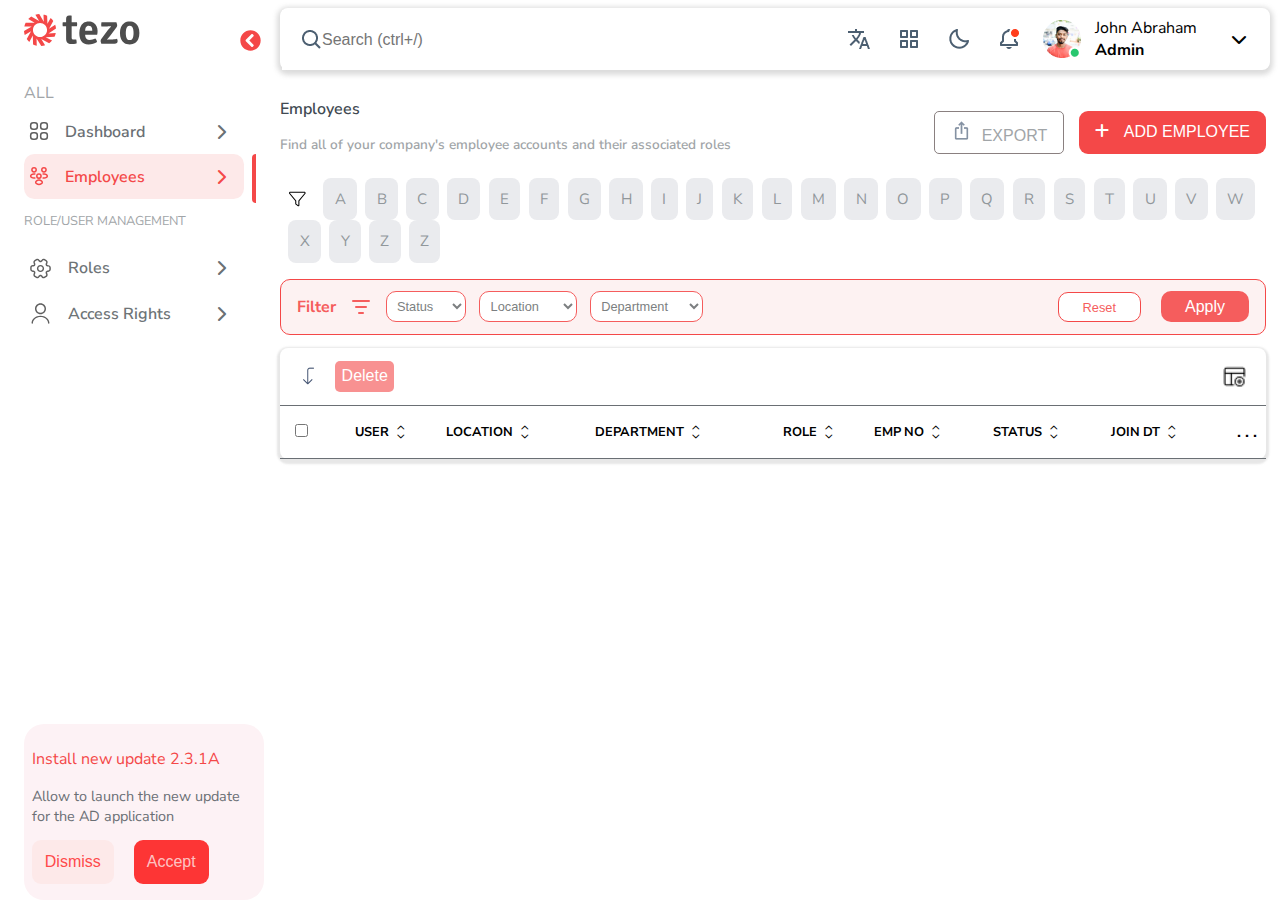
<file: pages/index.html>
<!DOCTYPE html>
<html lang="en">
  <head>
    <meta charset="UTF-8" />
    <meta name="viewport" content="width=device-width, initial-scale=1.0" />
    <link rel="shortcut icon" href="../images/tezoLogo.svg" type="image/x-icon">
    <link rel="stylesheet" href="../styles/index.css" />
    <title>Tezo</title>
  </head>
  <body onload="fetchFullEmployeesData()">
    <div class="container">
      <!-- Sidebar Section Starts -->
      <aside class="sidebar" id="aside">
        <!-- icon section starts -->
        <div class="logo">
          <img src="../images/tezoLogo.svg" alt="Logo-image" />
          <img
            src="../images/sidebar-icon.svg"
            alt="sidebar icon"
            onclick="collapseSidebar()"
          />
        </div>
        <!-- icon section ends -->

        <!-- sidenav-content starts -->
        <div class="sidenav-content">
          <div>
            <!-- dashboard items section starts -->
            <section class="sidenav-all">
              <p>ALL</p>
              <div class="sidenav-all-dashboard">
                <div class="all-dashboard-item">
                  <div>
                    <img src="../images/dashboard.svg" alt="dashboard image" />
                    <p>Dashboard</p>
                  </div>
                </div>
              </div>

              <div class="sidenav-all-employee">
                <div class="all-employees-item" onclick="refreshWindow()">
                  <div>
                    <img
                      src="../images/employees-colored.svg"
                      alt="employees image"
                    />
                    <p>Employees</p>
                  </div>
                </div>
              </div>
            </section>
            <!-- dashboard items section ends  -->

            <!-- sidenav-role section starts -->
            <section class="sidenav-role">
              <p>ROLE/USER MANAGEMENT</p>
              <a href="../pages/roles.html">
                <div class="user-roles">
                  <img src="../images/roles-homepage.svg" alt="roles image" />
                  <p>Roles</p>
                </div>
              </a>
              <div class="user-roles">
                <img src="../images/access-rights.svg" alt="user roles image" />
                <p>Access Rights</p>
              </div>
            </section>
            <!-- sidenav-role section ends-->
          </div>

          <!-- Update section starts -->
          <section class="sidenav-update">
            <p>Install new update 2.3.1A</p>
            <p class="update-description">
              Allow to launch the new update for the AD application
            </p>
            <div>
              <button>Dismiss</button>
              <button>Accept</button>
            </div>
          </section>
          <!-- Update section ends -->
        </div>

        <!-- sidenav-content ends -->
      </aside>
      <!-- Sidebar section ends -->

      <!-- Main section starts -->
      <main>
        <!-- header Section starts -->
        <header>
          <div class="header-search-bar">
            <input type="text" name="search-bar" placeholder="Search (ctrl+/)" />
          </div>
          <div class="header-icons">
            <img src="../images/language.png" alt="language image" />
            <img src="../images/mode.png" alt="view image" />
            <img src="../images/theme.png" alt="theme image" />
            <img src="../images/notification.png" alt="notofications image" />
            <img src="../images/admin.png" alt="admin image" />
            <div class="user-info">
              <p>John Abraham</p>
              <p class="role">Admin</p>
            </div>
          </div>
        </header>
        <!-- header Section ends -->

        <!-- Main content section starts -->
        <div class="main-content">
          <!-- Add employee section starts -->
          <section class="add-employee">
            <div>
              <h2>Employees</h2>
              <p>
                Find all of your company's employee accounts and their
                associated roles
              </p>
            </div>
            <div>
              <button class="export-btn" onclick="exportDataToExcel()">EXPORT</button>
              <button class="add-btn" onclick="displayEmployeeModel()">
                ADD EMPLOYEE
              </button>
            </div>
          </section>
          <!-- Add employee section ends -->

          <!-- options section starts -->
          <section class="options">
            <img src="../images/filter-black.svg" alt="filter-icon" />
            <span>A</span>
            <span>B</span>
            <span>C</span>
            <span>D</span>
            <span>E</span>
            <span>F</span>
            <span>G</span>
            <span>H</span>
            <span>I</span>
            <span>J</span>
            <span>K</span>
            <span>L</span>
            <span>M</span>
            <span>N</span>
            <span>O</span>
            <span>P</span>
            <span>Q</span>
            <span>R</span>
            <span>S</span>
            <span>T</span>
            <span>U</span>
            <span>V</span>
            <span>W</span>
            <span>X</span>
            <span>Y</span>
            <span>Z</span>
            <span>Z</span>
          </section>
          <!-- options section ends -->

          <!-- filter section starts -->
          <section class="filter">
            <div class="filter-options">
              <p>Filter</p>
              <img src="../images/sort-descending.png" alt="sorting icon" />

              <select name="status">
                <option value="">Status</option>
                <option value="Active">Active</option>
                <option value="InActive">InActive</option>
              </select>

              <select name="Location">
                <option value="">Location</option>
                <option value="Hyderabad">Hyderabad</option>
                <option value="Seatle">Seatle</option>
              </select>

              <select name="Department">
                <option value="">Department</option>
                <option value="Product Engg">Product Engg</option>
                <option value="UIUX">UIUX</option>
              </select>
            </div>
            <div>
              <button class="reset-btn" onclick="resetAllFilters()" disabled>Reset</button>
              <button class="apply-btn" disabled>Apply</button>
            </div>
          </section>
          <!-- filter section ends -->

          <!-- user-data section starts -->
          <section class="user-data">
            <div class="delete">
              <div>
                <img
                  src="../images/arrow-left-down.png"
                  alt="arrow-left-down"
                />
                <button name="delete-btn" onclick="deleteRecord()" disabled>Delete</button>
              </div>
              <img src="../images/table-icon.png" alt="table icon" />
            </div>

            <div style="overflow-x: scroll">
              <table>
                <thead>
                  <tr>
                    <td>
                      <input
                        type="checkbox"
                        name="select-all"
                        onclick="selectAllCheckbox()"
                        onchange="inputCheckBox()"
                      />
                    </td>
                    <th>
                      <div class="heading-wrapper">
                        <p>USER</p>
                        <div class="icon">
                          <i class="fa-solid fa-chevron-up"></i>
                          <i class="fa-solid fa-chevron-down"></i>
                        </div>
                      </div>
                    </th>
                    <th>
                      <div class="heading-wrapper">
                        <p>LOCATION</p>
                        <div class="icon">
                          <i class="fa-solid fa-chevron-up"></i>
                          <i class="fa-solid fa-chevron-down"></i>
                        </div>
                      </div>
                    </th>
                    <th>
                      <div class="heading-wrapper">
                        <p>DEPARTMENT</p>
                        <div class="icon">
                          <i class="fa-solid fa-chevron-up"></i>
                          <i class="fa-solid fa-chevron-down"></i>
                        </div>
                      </div>
                    </th>
                    <th>
                      <div class="heading-wrapper">
                        <p>ROLE</p>
                        <div class="icon">
                          <i class="fa-solid fa-chevron-up"></i>
                          <i class="fa-solid fa-chevron-down"></i>
                        </div>
                      </div>
                    </th>
                    <th>
                      <div class="heading-wrapper">
                        <p>EMP NO</p>
                        <div class="icon">
                          <i class="fa-solid fa-chevron-up"></i>
                          <i class="fa-solid fa-chevron-down"></i>
                        </div>
                      </div>
                    </th>
                    <th>
                      <div class="heading-wrapper">
                        <p>STATUS</p>
                        <div class="icon">
                          <i class="fa-solid fa-chevron-up"></i>
                          <i class="fa-solid fa-chevron-down"></i>
                        </div>
                      </div>
                    </th>
                    <th>
                      <div class="heading-wrapper">
                        <p>JOIN DT</p>
                        <div class="icon">
                          <i class="fa-solid fa-chevron-up"></i>
                          <i class="fa-solid fa-chevron-down"></i>
                        </div>
                      </div>
                    </th>
                    <th>. . .</th>
                  </tr>
                </thead>
                <tbody></tbody>
              </table>
            </div>
          </section>
          <!-- user-data section ends -->
        </div>

        <div class="employee-model">
          <h2>Add Employee</h2>

          <section>
            <input type="file" id="file" />
            <div class="image-section">
              <label for="file">
                <img
                  id="employee-img"
                  src="../images/profiles/blank-profile-picture.webp"
                  alt="Profile picture"
                  accept="image/*"
                />
                <p>Edit</p>
              </label>
            </div>

            <form onsubmit="return (validateForm() && fetchFormData(event))">
              <div>
                <p>Personal Information</p>

                <div>
                  <label for="empno"> Emp No </label>
                  <input type="text" id="empno" placeholder="Text" pattern="[A-Z]{2}[0-9]*"/>
                </div>

                <div class="wrapper">
                  <div>
                    <label for="firstname"> Firstname </label>
                    <input type="text" id="firstname" placeholder="firstName" pattern="[A-Za-z]{3}[A-Za-z]*"/>
                  </div>
                  <div>
                    <label for="lastname"> Lastname </label>
                    <input type="text" id="lastname" placeholder="LastName" pattern="[A-Za-z]{3}[A-Za-z]*"/>
                  </div>
                  <div>
                    <label for="dob"> Date of Birth </label>
                    <input
                      placeholder="Select"
                      type="text"
                      onfocus="(this.type='date')"
                      onblur="(this.type='text')"
                      id="dob"
                    />
                  </div>
                </div>
                <div class="wrapper">
                  <div>
                    <label for="mail"> Email Id </label>
                    <input
                      type="email"
                      id="mail"
                      placeholder="joe.j@technovert.com"
                      pattern="[a-z 0-9]+[.]{0,1}[a-z 0-9]+@[a-z]*.com"
                    />
                  </div>
                  <div>
                    <label for="phno"> Mobile Number </label>
                    <input
                      type="tel"
                      id="phno"
                      placeholder="0000000000"
                      pattern="[1-9][0-9]{9}"
                    />
                  </div>
                </div>
              </div>

              <div>
                <p class="emp-inf-heading">Employee Information</p>
                <div class="wrapper">
                  <div>
                    <label for="joining"> Joining Date </label>
                    <input
                      value="2024/02/14"
                      placeholder="14/02/2024"
                      type="text"
                      onfocus="(this.type='date')"
                      onblur="(this.type='text')"
                      id="joining"
                    />
                  </div>
                  <div>
                    <label for="location"> Location </label>
                    <select id="location">
                      <option value="">select</option>
                      <option value="Hyderabad">Hyderabad</option>
                      <option value="Seatle">Seatle</option>
                    </select>
                  </div>
                </div>
                <div class="wrapper">
                  <div>
                    <label for="jobTitle"> Job Title </label>
                    <select id="jobTitle">
                      <option value="">select</option>
                      <option value="Full Stack Developer">
                        Full Stack Developer
                      </option>
                      <option value="UX Designer">UX Designer</option>
                    </select>
                  </div>
                  <div>
                    <label for="department"> Department </label>
                    <select id="department">
                      <option value="">select</option>
                      <option value="UIUX">UIUX</option>
                      <option value="Product Engg">Product Engg</option>
                    </select>
                  </div>
                </div>
                <div class="wrapper">
                  <div>
                    <label for="manager"> Assign Manager </label>
                    <select id="manager">
                      <option value="">select</option>
                      <option value="musk">Elon Musk</option>
                      <option value="modi">Modiji</option>
                    </select>
                  </div>
                  <div>
                    <label for="project"> Assign Project </label>
                    <select id="project">
                      <option value="">select</option>
                      <option value="neuralink">Neuralink</option>
                      <option value="chandrayan">chandrayan4</option>
                    </select>
                  </div>
                </div>
              </div>

              <div>
                <button type="reset" onclick="refreshWindow()">Cancel</button>
                <button type="submit">Add Employee</button>
              </div>
            </form>
          </section>
        </div>
        <!-- Main content section ends -->
      </main>
    </div>
    <script src="../script/index.js"></script>
  </body>
</html>
</file>
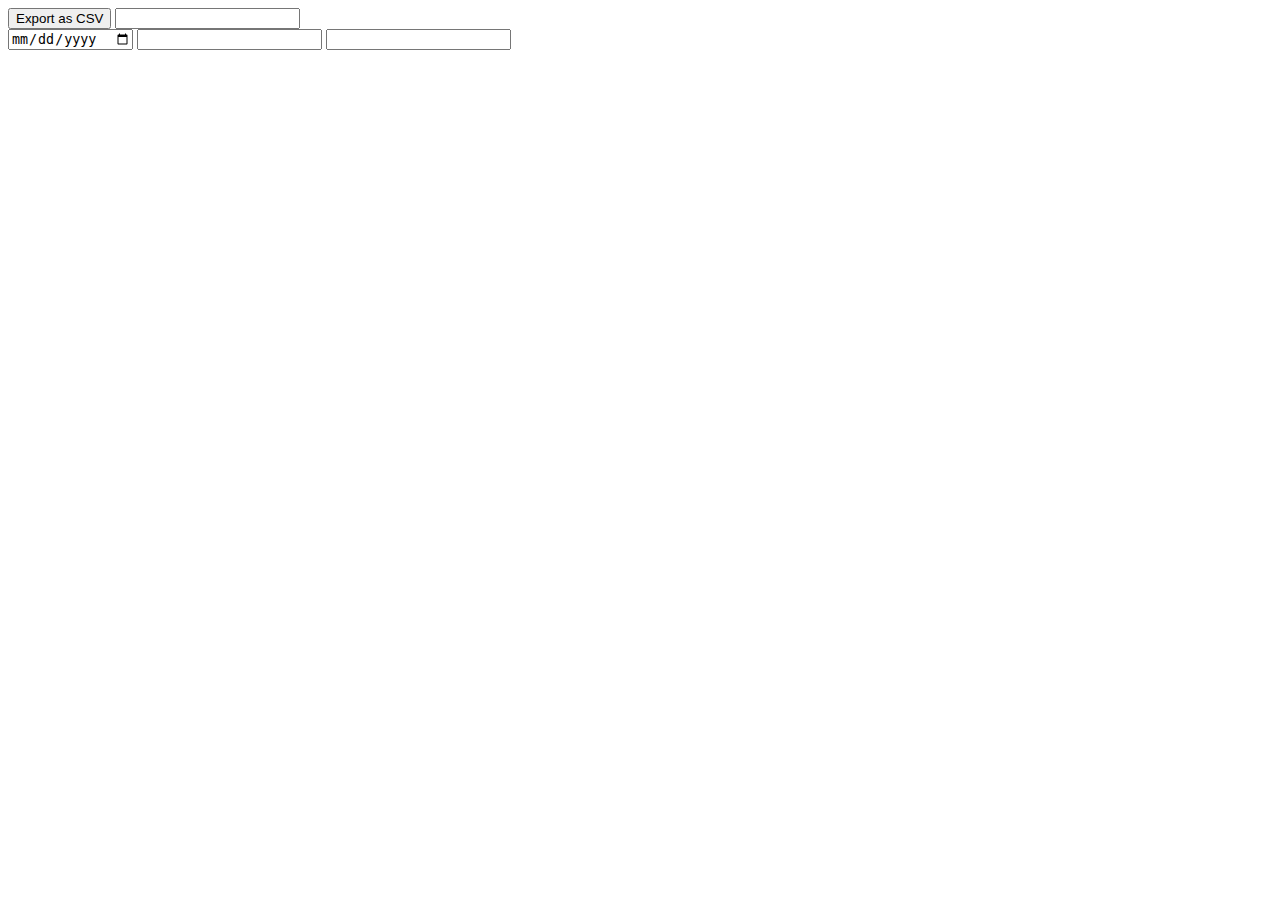
<file: tmp.html>
<html>
  <body>
    <button >Export as CSV</button>
    <input type="text">
    <form action="">
      <input type="date">
      <input type="text">
      <input type="text">
    </form>
    <script src="./script.js"></script>
  </body>
</html>
</file>
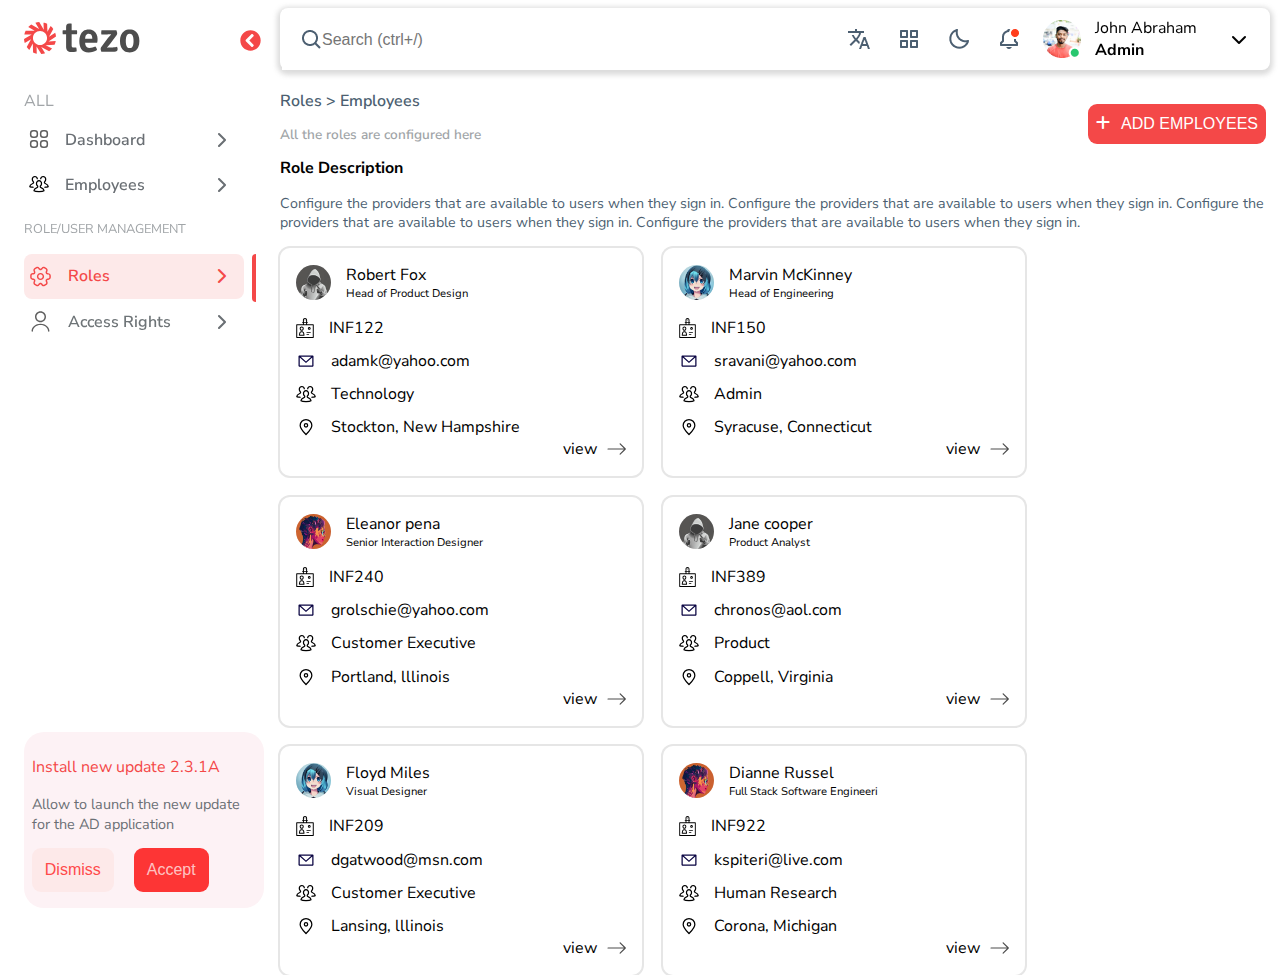
<file: pages/empInf.html>
<!DOCTYPE html>
<html lang="en">
  <head>
    <meta charset="UTF-8" />
    <meta name="viewport" content="width=device-width, initial-scale=1.0" />
    <link
      rel="shortcut icon"
      href="../images/tezoLogo.svg"
      type="image/x-icon"
    />
    <link rel="stylesheet" href="../styles/empInf.css" />
    <title>Tezo</title>
  </head>
  <body>
    <div class="container">
      <!-- Sidebar Section Starts -->
      <aside class="sidebar" id="aside">
        <!-- icon section starts -->

        <div class="logo">
          <img src="../images/tezoLogo.svg" alt="Logo-image" />
          <img
            src="../images/sidebar-icon.svg"
            alt="sidebar icon"
            onclick="collapseSidebar()"
          />
        </div>

        <!-- icon section ends -->

        <!-- sidenav-content starts -->
        <div class="sidenav-content">
          <div>
            <!-- dashboard items section starts -->
            <section class="sidenav-all">
              <p>ALL</p>
              <div class="sidenav-all-dashboard">
                <div class="all-dashboard-item">
                  <div>
                    <img src="../images/dashboard.svg" alt="dashboard image" />
                    <p>Dashboard</p>
                  </div>
                </div>
              </div>

              <div class="sidenav-all-employee">
                <a href="./index.html">
                  <div class="all-employees-item">
                    <div>
                      <img src="../images/employee.svg" alt="employees image" />
                      <p>Employees</p>
                    </div>
                  </div>
                </a>
              </div>
            </section>
            <!-- dashboard items section ends  -->

            <!-- sidenav-role section starts -->

            <section class="sidenav-role">
              <p>ROLE/USER MANAGEMENT</p>
              <div class="roles-wrapper">
                <a href="./roles.html">
                  <div class="user-roles active-roles">
                    <img src="../images/roles.svg" alt="roles image" />
                    <p>Roles</p>
                  </div>
                </a>
              </div>
              <div class="user-roles">
                <img src="../images/access-rights.svg" alt="user roles image" />
                <p>Access Rights</p>
              </div>
            </section>
            <!-- sidenav-role section ends-->
          </div>

          <!-- Update section starts -->
          <section class="sidenav-update">
            <p>Install new update 2.3.1A</p>
            <p class="update-description">
              Allow to launch the new update for the AD application
            </p>
            <div>
              <button>Dismiss</button>
              <button>Accept</button>
            </div>
          </section>
          <!-- Update section ends -->
        </div>
        <!-- sidenav-content ends -->
      </aside>
      <!-- Sidebar section ends -->

      <!-- Main section starts -->
      <main>
        <!-- header Section starts -->
        <header>
          <div class="header-search-bar">
            <input type="text" placeholder="Search (ctrl+/)" />
          </div>
          <div class="header-icons">
            <img src="../images/language.png" alt="language image" />
            <img src="../images/mode.png" alt="view image" />
            <img src="../images/theme.png" alt="theme image" />
            <img src="../images/notification.png" alt="notofications image" />
            <img src="../images/admin.png" alt="admin image" />
            <div class="user-info">
              <p>John Abraham</p>
              <p class="role">Admin</p>
            </div>
          </div>
        </header>
        <!-- header Section ends -->

        <!-- Main content section starts -->
        <div class="main-content">
          <!-- Add Employee section starts -->
          <section class="add-employee">
            <div>
              <h2>Roles > Employees</h2>
              <p>All the roles are configured here</p>
            </div>
            <button class="add-btn">ADD EMPLOYEES</button>
          </section>
          <!-- Add Employee section ends -->

          <section class="role-description">
            <h2>Role Description</h2>
            <p>
              Configure the providers that are available to users when they sign
              in. Configure the providers that are available to users when they
              sign in. Configure the providers that are available to users when
              they sign in. Configure the providers that are available to users
              when they sign in.
            </p>
          </section>

          <section class="cards">
            <div class="card">
              <div class="image-section">
                <img
                  src="../images/profiles/image-eight.webp"
                  alt="employee icon"
                />
                <div>
                  <p>Robert Fox</p>
                  <p>Head of Product Design</p>
                </div>
              </div>
              <div class="about">
                <div>
                  <img src="../images/id.svg" alt="id icon" />
                  <p>INF122</p>
                </div>
                <div>
                  <img src="../images/mail.svg" alt="mail icon" />
                  <p>adamk@yahoo.com</p>
                </div>
                <div>
                  <img src="../images/employee.svg" alt="role icon" />
                  <p>Technology</p>
                </div>
                <div>
                  <img src="../images/location.svg" alt="location icon" />
                  <p>Stockton, New Hampshire</p>
                </div>
              </div>
              <div class="view-detail">
                <p>view</p>
                <img src="../images/right-arrow.svg" alt="view icon" />
              </div>
            </div>

            <div class="card">
              <div class="image-section">
                <img
                  src="../images/profiles/image-eleven.webp"
                  alt="employee icon"
                />
                <div>
                  <p>Marvin McKinney</p>
                  <p>Head of Engineering</p>
                </div>
              </div>
              <div class="about">
                <div>
                  <img src="../images/id.svg" alt="id icon" />
                  <p>INF150</p>
                </div>
                <div>
                  <img src="../images/mail.svg" alt="mail icon" />
                  <p>sravani@yahoo.com</p>
                </div>
                <div>
                  <img src="../images/employee.svg" alt="role icon" />
                  <p>Admin</p>
                </div>
                <div>
                  <img src="../images/location.svg" alt="location icon" />
                  <p>Syracuse, Connecticut</p>
                </div>
              </div>
              <div class="view-detail">
                <p>view</p>
                <img src="../images/right-arrow.svg" alt="view icon" />
              </div>
            </div>

            <div class="card">
              <div class="image-section">
                <img
                  src="../images/profiles/image-five.webp"
                  alt="employee icon"
                />
                <div>
                  <p>Eleanor pena</p>
                  <p>Senior Interaction Designer</p>
                </div>
              </div>
              <div class="about">
                <div>
                  <img src="../images/id.svg" alt="id icon" />
                  <p>INF240</p>
                </div>
                <div>
                  <img src="../images/mail.svg" alt="mail icon" />
                  <p>grolschie@yahoo.com</p>
                </div>
                <div>
                  <img src="../images/employee.svg" alt="role icon" />
                  <p>Customer Executive</p>
                </div>
                <div>
                  <img src="../images/location.svg" alt="location icon" />
                  <p>Portland, lllinois</p>
                </div>
              </div>
              <div class="view-detail">
                <p>view</p>
                <img src="../images/right-arrow.svg" alt="view icon" />
              </div>
            </div>

            <div class="card">
              <div class="image-section">
                <img
                  src="../images/profiles/image-eight.webp"
                  alt="employee icon"
                />
                <div>
                  <p>Jane cooper</p>
                  <p>Product Analyst</p>
                </div>
              </div>
              <div class="about">
                <div>
                  <img src="../images/id.svg" alt="id icon" />
                  <p>INF389</p>
                </div>
                <div>
                  <img src="../images/mail.svg" alt="mail icon" />
                  <p>chronos@aol.com</p>
                </div>
                <div>
                  <img src="../images/employee.svg" alt="role icon" />
                  <p>Product</p>
                </div>
                <div>
                  <img src="../images/location.svg" alt="location icon" />
                  <p>Coppell, Virginia</p>
                </div>
              </div>
              <div class="view-detail">
                <p>view</p>
                <img src="../images/right-arrow.svg" alt="view icon" />
              </div>
            </div>

            <div class="card">
              <div class="image-section">
                <img
                  src="../images/profiles/image-eleven.webp"
                  alt="employee icon"
                />
                <div>
                  <p>Floyd Miles</p>
                  <p>Visual Designer</p>
                </div>
              </div>
              <div class="about">
                <div>
                  <img src="../images/id.svg" alt="id icon" />
                  <p>INF209</p>
                </div>
                <div>
                  <img src="../images/mail.svg" alt="mail icon" />
                  <p>dgatwood@msn.com</p>
                </div>
                <div>
                  <img src="../images/employee.svg" alt="role icon" />
                  <p>Customer Executive</p>
                </div>
                <div>
                  <img src="../images/location.svg" alt="location icon" />
                  <p>Lansing, lllinois</p>
                </div>
              </div>
              <div class="view-detail">
                <p>view</p>
                <img src="../images/right-arrow.svg" alt="view icon" />
              </div>
            </div>

            <div class="card">
              <div class="image-section">
                <img
                  src="../images/profiles/image-five.webp"
                  alt="employee icon"
                />
                <div>
                  <p>Dianne Russel</p>
                  <p>Full Stack Software Engineeri</p>
                </div>
              </div>
              <div class="about">
                <div>
                  <img src="../images/id.svg" alt="id icon" />
                  <p>INF922</p>
                </div>
                <div>
                  <img src="../images/mail.svg" alt="mail icon" />
                  <p>kspiteri@live.com</p>
                </div>
                <div>
                  <img src="../images/employee.svg" alt="role icon" />
                  <p>Human Research</p>
                </div>
                <div>
                  <img src="../images/location.svg" alt="location icon" />
                  <p>Corona, Michigan</p>
                </div>
              </div>
              <div class="view-detail">
                <p>view</p>
                <img src="../images/right-arrow.svg" alt="view icon" />
              </div>
            </div>
          </section>
        </div>
      </main>
      <!-- Main content section ends -->
    </div>
    <script src="../script/index.js"></script>
  </body>
</html>
</file>
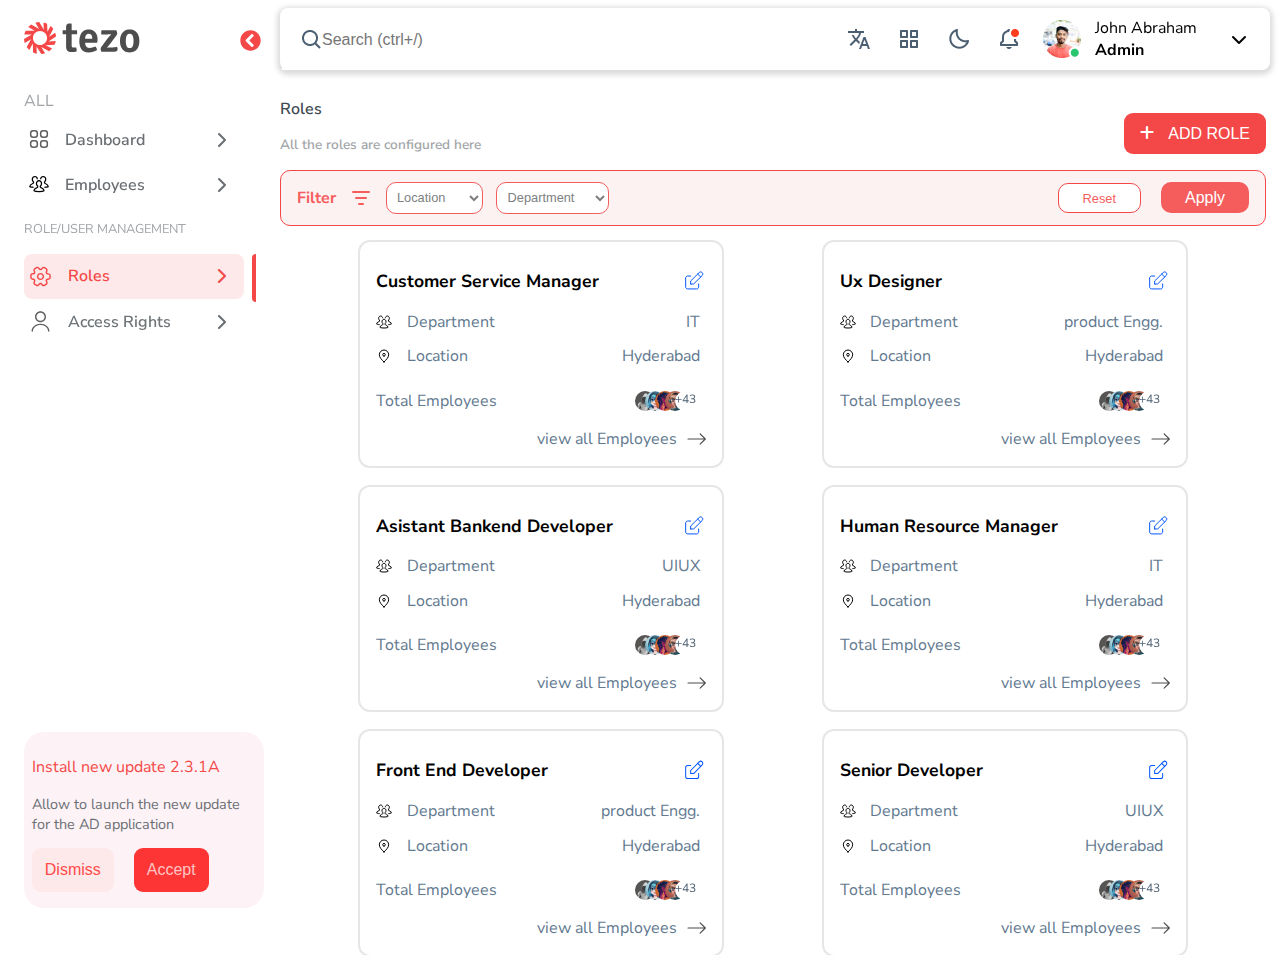
<file: pages/roles.html>
<!DOCTYPE html>
<html lang="en">
  <head>
    <meta charset="UTF-8" />
    <meta name="viewport" content="width=device-width, initial-scale=1.0" />
    <link
      rel="shortcut icon"
      href="../images/tezoLogo.svg"
      type="image/x-icon"
    />
    <link rel="stylesheet" href="../styles/roles.css" />
    <title>Tezo</title>
  </head>
  <body>
    <div class="container">
      <!-- Sidebar Section Starts -->
      <aside class="sidebar" id="aside">
        <!-- icon section starts -->

        <div class="logo">
          <img src="../images/tezoLogo.svg" alt="Logo-image" />
          <img
            src="../images/sidebar-icon.svg"
            alt="sidebar icon"
            onclick="collapseSidebar()"
          />
        </div>

        <!-- icon section ends -->

        <!-- sidenav-content starts -->
        <div class="sidenav-content">
          <div>
            <!-- dashboard items section starts -->
            <section class="sidenav-all">
              <p>ALL</p>
              <div class="sidenav-all-dashboard">
                <div class="all-dashboard-item">
                  <div>
                    <img src="../images/dashboard.svg" alt="dashboard image" />
                    <p>Dashboard</p>
                  </div>
                </div>
              </div>

              <div class="sidenav-all-employee">
                <a href="./index.html">
                  <div class="all-employees-item">
                    <div>
                      <img src="../images/employee.svg" alt="employees image" />
                      <p>Employees</p>
                    </div>
                  </div>
                </a>
              </div>
            </section>
            <!-- dashboard items section ends  -->

            <!-- sidenav-role section starts -->

            <section class="sidenav-role">
              <p>ROLE/USER MANAGEMENT</p>
              <div class="roles-wrapper">
                <div class="user-roles active-roles">
                  <img src="../images/roles.svg" alt="roles image" />
                  <p>Roles</p>
                </div>
              </div>
              <div class="user-roles">
                <img src="../images/access-rights.svg" alt="user roles image" />
                <p>Access Rights</p>
              </div>
            </section>
            <!-- sidenav-role section ends-->
          </div>

          <!-- Update section starts -->
          <section class="sidenav-update">
            <p>Install new update 2.3.1A</p>
            <p class="update-description">
              Allow to launch the new update for the AD application
            </p>
            <div>
              <button>Dismiss</button>
              <button>Accept</button>
            </div>
          </section>
          <!-- Update section ends -->
        </div>
        <!-- sidenav-content ends -->
      </aside>
      <!-- Sidebar section ends -->

      <!-- Main section starts -->
      <main>
        <!-- header Section starts -->
        <header>
          <div class="header-search-bar">
            <input type="text" placeholder="Search (ctrl+/)" />
          </div>
          <div class="header-icons">
            <img src="../images/language.png" alt="language image" />
            <img src="../images/mode.png" alt="view image" />
            <img src="../images/theme.png" alt="theme image" />
            <img src="../images/notification.png" alt="notofications image" />
            <img src="../images/admin.png" alt="admin image" />
            <div class="user-info">
              <p>John Abraham</p>
              <p class="role">Admin</p>
            </div>
          </div>
        </header>
        <!-- header Section ends -->

        <!-- Main content section starts -->
        <div class="main-content">
          <!-- Add role section starts -->
          <section class="add-employee">
            <div>
              <h2>Roles</h2>
              <p>All the roles are configured here</p>
            </div>
            <button class="add-btn" onclick="displayAddRoleModel()">
              ADD ROLE
            </button>
          </section>
          <!-- Add role section ends -->

          <!-- filter section starts -->
          <section class="filter">
            <div class="filter-options">
              <p>Filter</p>
              <img src="../images/sort-descending.png" alt="sorting icon" />
              <div>
                <select name="Location">
                  <option value="Active">Location</option>
                  <option value="Active">Hyderabad</option>
                  <option value="InActive">Seatle</option>
                </select>
              </div>

              <div>
                <select name="Department">
                  <option value="InActive">Department</option>
                  <option value="Active">Product Engg</option>
                  <option value="InActive">UIUX</option>
                </select>
              </div>
            </div>

            <div>
              <button class="reset-btn">Reset</button>
              <button class="apply-btn">Apply</button>
            </div>
          </section>
          <!-- filter section ends -->

          <section class="cards">
            <div class="card">
              <div class="text-icon">
                <p>Customer Service Manager</p>
                <img src="../images/edit.svg" alt="edit icon" />
              </div>
              <div class="about">
                <div class="department">
                  <div class="department-text">
                    <img src="../images/employee.svg" alt="department icon" />
                    <p>Department</p>
                  </div>
                  <p>IT</p>
                </div>

                <div class="location">
                  <div class="location-text">
                    <img src="../images/location.svg" alt="location icon" />
                    <p>Location</p>
                  </div>
                  <p>Hyderabad</p>
                </div>

                <div class="total-employees">
                  <p>Total Employees</p>
                  <div class="img-container">
                    <img
                      src="../images/profiles/image-eight.webp"
                      alt="employee icon"
                    />
                    <img
                      src="../images/profiles/image-eleven.webp"
                      alt="employee icon"
                    />
                    <img
                      src="../images/profiles/image-five.webp"
                      alt="employee icon"
                    />
                    <img
                      src="../images/profiles/image-four.webp"
                      alt="employee icon"
                    />
                    <p>+43</p>
                  </div>
                </div>
              </div>
              <div class="employee-view">
                <a href="./empInf.html"><p>view all Employees</p></a>
                <img src="../images/right-arrow.svg" alt="arrow icon" />
              </div>
            </div>

            <div class="card">
              <div class="text-icon">
                <p>Ux Designer</p>
                <img src="../images/edit.svg" alt="edit icon" />
              </div>
              <div class="about">
                <div class="department">
                  <div class="department-text">
                    <img src="../images/employee.svg" alt="department icon" />
                    <p>Department</p>
                  </div>
                  <p>product Engg.</p>
                </div>

                <div class="location">
                  <div class="location-text">
                    <img src="../images/location.svg" alt="location icon" />
                    <p>Location</p>
                  </div>
                  <p>Hyderabad</p>
                </div>

                <div class="total-employees">
                  <p>Total Employees</p>
                  <div class="img-container">
                    <img
                      src="../images/profiles/image-eight.webp"
                      alt="employee icon"
                    />
                    <img
                      src="../images/profiles/image-eleven.webp"
                      alt="employee icon"
                    />
                    <img
                      src="../images/profiles/image-five.webp"
                      alt="employee icon"
                    />
                    <img
                      src="../images/profiles/image-four.webp"
                      alt="employee icon"
                    />
                    <p>+43</p>
                  </div>
                </div>
              </div>
              <div class="employee-view">
                <a href="./empInf.html"><p>view all Employees</p></a>
                <img src="../images/right-arrow.svg" alt="arrow icon" />
              </div>
            </div>

            <div class="card">
              <div class="text-icon">
                <p>Asistant Bankend Developer</p>
                <img src="../images/edit.svg" alt="edit icon" />
              </div>
              <div class="about">
                <div class="department">
                  <div class="department-text">
                    <img src="../images/employee.svg" alt="department icon" />
                    <p>Department</p>
                  </div>
                  <p>UIUX</p>
                </div>

                <div class="location">
                  <div class="location-text">
                    <img src="../images/location.svg" alt="location icon" />
                    <p>Location</p>
                  </div>
                  <p>Hyderabad</p>
                </div>

                <div class="total-employees">
                  <p>Total Employees</p>
                  <div class="img-container">
                    <img
                      src="../images/profiles/image-eight.webp"
                      alt="employee icon"
                    />
                    <img
                      src="../images/profiles/image-eleven.webp"
                      alt="employee icon"
                    />
                    <img
                      src="../images/profiles/image-five.webp"
                      alt="employee icon"
                    />
                    <img
                      src="../images/profiles/image-four.webp"
                      alt="employee icon"
                    />
                    <p>+43</p>
                  </div>
                </div>
              </div>
              <div class="employee-view">
                <a href="./empInf.html"><p>view all Employees</p></a>
                <img src="../images/right-arrow.svg" alt="arrow icon" />
              </div>
            </div>

            <div class="card">
              <div class="text-icon">
                <p>Human Resource Manager</p>
                <img src="../images/edit.svg" alt="edit icon" />
              </div>

              <div class="about">
                <div class="department">
                  <div class="department-text">
                    <img src="../images/employee.svg" alt="department icon" />
                    <p>Department</p>
                  </div>
                  <p>IT</p>
                </div>

                <div class="location">
                  <div class="location-text">
                    <img src="../images/location.svg" alt="location icon" />
                    <p>Location</p>
                  </div>
                  <p>Hyderabad</p>
                </div>

                <div class="total-employees">
                  <p>Total Employees</p>
                  <div class="img-container">
                    <img
                      src="../images/profiles/image-eight.webp"
                      alt="employee icon"
                    />
                    <img
                      src="../images/profiles/image-eleven.webp"
                      alt="employee icon"
                    />
                    <img
                      src="../images/profiles/image-five.webp"
                      alt="employee icon"
                    />
                    <img
                      src="../images/profiles/image-four.webp"
                      alt="employee icon"
                    />
                    <p>+43</p>
                  </div>
                </div>
              </div>
              <div class="employee-view">
                <a href="./empInf.html"><p>view all Employees</p></a>
                <img src="../images/right-arrow.svg" alt="arrow icon" />
              </div>
            </div>

            <div class="card">
              <div class="text-icon">
                <p>Front End Developer</p>
                <img src="../images/edit.svg" alt="edit icon" />
              </div>
              <div class="about">
                <div class="department">
                  <div class="department-text">
                    <img src="../images/employee.svg" alt="department icon" />
                    <p>Department</p>
                  </div>
                  <p>product Engg.</p>
                </div>

                <div class="location">
                  <div class="location-text">
                    <img src="../images/location.svg" alt="location icon" />
                    <p>Location</p>
                  </div>
                  <p>Hyderabad</p>
                </div>

                <div class="total-employees">
                  <p>Total Employees</p>
                  <div class="img-container">
                    <img
                      src="../images/profiles/image-eight.webp"
                      alt="employee icon"
                    />
                    <img
                      src="../images/profiles/image-eleven.webp"
                      alt="employee icon"
                    />
                    <img
                      src="../images/profiles/image-five.webp"
                      alt="employee icon"
                    />
                    <img
                      src="../images/profiles/image-four.webp"
                      alt="employee icon"
                    />
                    <p>+43</p>
                  </div>
                </div>
              </div>
              <div class="employee-view">
                <a href="./empInf.html"><p>view all Employees</p></a>
                <img src="../images/right-arrow.svg" alt="arrow icon" />
              </div>
            </div>

            <div class="card">
              <div class="text-icon">
                <p>Senior Developer</p>
                <img src="../images/edit.svg" alt="edit icon" />
              </div>
              <div class="about">
                <div class="department">
                  <div class="department-text">
                    <img src="../images/employee.svg" alt="department icon" />
                    <p>Department</p>
                  </div>
                  <p>UIUX</p>
                </div>

                <div class="location">
                  <div class="location-text">
                    <img src="../images/location.svg" alt="location icon" />
                    <p>Location</p>
                  </div>
                  <p>Hyderabad</p>
                </div>

                <div class="total-employees">
                  <p>Total Employees</p>
                  <div class="img-container">
                    <img
                      src="../images/profiles/image-eight.webp"
                      alt="employee icon"
                    />
                    <img
                      src="../images/profiles/image-eleven.webp"
                      alt="employee icon"
                    />
                    <img
                      src="../images/profiles/image-five.webp"
                      alt="employee icon"
                    />
                    <img
                      src="../images/profiles/image-four.webp"
                      alt="employee icon"
                    />
                    <p>+43</p>
                  </div>
                </div>
              </div>
              <div class="employee-view">
                <a href="./empInf.html"><p>view all Employees</p></a>
                <img src="../images/right-arrow.svg" alt="arrow icon" />
              </div>
            </div>
          </section>
        </div>

        <section class="add-role-section">
          <h3>Create New Role</h3>
          <form>
            <div>
              <div class="label-input-wrapper">
                <label for="role-name">Role Name</label>
                <input type="text" id="role-name" />
              </div>
              <div class="label-input-wrapper">
                <label for="department">Department</label>
                <select id="department">
                  <option value="">Select department</option>
                  <option value="UIUX">UX Designer</option>
                  <option value="Product Engg">Product Engg</option>
                </select>
              </div>
            </div>

            <div class="label-input-wrapper">
              <label for="description">Description</label>
              <textarea name="description" id="description" cols="30" rows="10">
Text</textarea
              >
            </div>

            <div class="label-input-wrapper">
              <label for="Location">Location</label>
              <select id="Location">
                <option value="Hyderabad">Hyderabad</option>
                <option value="Seatle">Seatle</option>
              </select>
            </div>

            <div class="label-input-wrapper">
              <label for="assign-employees">Assign Employees</label>
              <input
                type="text"
                id="assign-employees"
                placeholder="Search for an Employee"
              />
            </div>

            <section id="displaying-data-wrapper"></section>

            <div>
              <button onclick="refresh()">Cancel</button>
              <button type="submit">Add Role</button>
            </div>
          </form>
        </section>
      </main>
      <!-- Main content section ends -->
    </div>
    <script src="../script/index.js"></script>
    <script src="../script/roles.js"></script>
  </body>
</html>
</file>
<file: styles/empInf.css>
@import url(../styles/common.css);
.active-roles {
  margin-top: 1rem;
  background-color: #fde9e9;
  border-radius: .5rem;
  p {
    color: #f44848 !important;
  }
}
.active-roles::after {
  color: #f44848 !important;
}
.roles-wrapper {
  position: relative;
}
.roles-wrapper::after {
  content: " ";
  position: absolute;
  right: .5rem;
  top: 0;
  height: 3.06rem;
  width: 4px;
  border-radius: 5px 0 0 5px;
  background-color: #f44848;
}
.main-content{
  .add-employee {
    h2 {
      color: #4c5f71;
      font-size: 1rem;
      margin: .8rem 0rem;
      font-weight: 600;
    }
    button{
      padding: .7rem .5rem;
    }
  }
  .role-description {
    margin-top: .5rem;
    h2{
      font-size: 1rem;
    }
    p {
      color: #4c5f71;
      font-size: 0.89rem;
    }
  }
  .cards {
    display: flex;
    flex-wrap: wrap;
    margin-top: 1rem;
    gap: 1.3rem;
    .card {
      width: 20.625rem;
      padding: 1rem;
      box-shadow: 0 0 0 2px #e6e6e6;
      border-radius: .625rem;
      .image-section {
        display: flex;
        align-items: center;
        gap: .9375rem;
        img {
          height: 2.1875rem;
          border-radius: 50%;
        }
        div {
          p {
            margin: 0;
          }
          p:first-child {
            font-size: 1rem;
          }
          p:nth-child(2) {
            font-size: 0.7rem;
          }
        }
      }
      .about {
        margin-top: 1rem;
        div {
          margin-top: .7rem;
          display: flex;
          align-items: center;
          gap: .9375rem;
          img {
            height: 1.25rem;
          }
          p {
            margin: 0;
          }
        }
      }
      .view-detail {
        display: flex;
        justify-content: flex-end;
        gap: .625rem;
        p{
          margin: 0;
        }
      }
    }
  }
}
</file>
<file: styles/roles.css>
@import url(../styles/common.css);
.active-roles {
  margin-top: 1rem;
  background-color: #fde9e9;
  border-radius: 8px;
  p {
    color: #f44848 !important;
  }
}
.active-roles::after {
  color: #f44848 !important;
}
.roles-wrapper {
  position: relative;
}
.roles-wrapper::after {
  content: " ";
  position: absolute;
  right: .5rem;
  top: 0;
  height: 3.06rem;
  width: 4px;
  border-radius: 5px 0 0 5px;
  background-color: #f44848;
}

.main-content {
  .add-employee {
    h2 {
      font-weight: 600;
    }
    button {
      padding: 0.7rem 1rem;
    }
  }
  .cards {
    display: flex;
    margin-top: 1rem;
    flex-wrap: wrap;
    gap: 1.3rem;
    justify-content: space-evenly;
    p {
      color: #62798f;
    }
    .card {
      width: 20.625rem;
      padding: 1rem;
      box-shadow: 0 0 0 2px #e6e6e6;
      border-radius: .625rem;
      .text-icon {
        display: flex;
        justify-content: space-between;
        p {
          color: black;
          font-size: 1.1rem;
          font-weight: bold;
          margin: .7rem 0rem;
        }
      }
      .about {
        .department,
        .location {
          display: flex;
          justify-content: space-between;
          p {
            font-size: 1rem;
            margin: 0.4rem;
          }
          .department-text,
          .location-text {
            display: flex;
            gap: .5rem;
            align-items: center;
          }
        }
        .total-employees {
          display: flex;
          justify-content: space-between;
          align-items: center;
          img {
            height: 1.25rem;
            width: 1.25rem;
            border-radius: 50%;
            position: relative;
          }
          .img-container {
            display: flex;
            position: relative;
            left: 1.875rem;
            img:first-child {
              z-index: 1;
            }
            img:nth-child(2) {
              z-index: 2;
              right: .625rem;
            }
            img:nth-child(3) {
              z-index: 3;
              right: 1.25rem;
            }
            img:nth-child(4) {
              z-index: 4;
              right: 1.875rem;
            }
            p {
              z-index: 5;
              font-size: .75rem;
              position: relative;
              margin: 0;
              border-radius: 50%;
              background-color: #fff;
              color: #4c5f71;
              text-align: center;
              right: 2.5rem;
            }
          }
        }
      }
      .employee-view {
        display: flex;
        justify-content: flex-end;
        align-items: center;
        gap: .625rem;
        a {
          text-decoration: none;
          p{
            margin: 0;
          }
        }
      }
    }
  }
}


.add-role-section{
  display: none;
  h3{
    margin: 1.5rem 0rem 0rem;
  }

  form{
    & > div{
      display: flex;
      gap: 3rem;
    }
    .label-input-wrapper{
      margin-top: .9rem;
      display: flex;
      gap: .5rem;
      flex-direction: column;
    }
    label {
      color: #494a4b;
      font-weight: 600;
      font-size: .9rem;
    }
    input {
      outline: none;
      padding: 0.5rem;
      border: 1px solid rgba(54, 53, 53, 0.185);
      border-radius: 5px;
      width: 13rem;
    }
    input:focus,
    select:focus,
    textarea:focus {
      border: 2px solid #4c9aff;
    }
    select {
      border: 1px solid rgba(54, 53, 53, 0.185);
      border-radius: 5px;
      outline: none;
      padding: 0.5rem;
      color: #414447;
      width: 14rem;
      background-color: #F4F5F7;
      font-weight: 700;
    }
    textarea{
      max-width: 31rem;
      outline:none;
      border: 1px solid rgba(54, 53, 53, 0.185);
      border-radius: 5px;
      color: #414447;
      background-color: #F4F5F7;
    }
    #Location{
      width: 23rem;
    }

    #assign-employees{
      width: 22rem;
      background-image: url(../images/down-arrow.svg);
      background-repeat: no-repeat;
      background-position: 21.875rem, 1.5625rem;
    }

    #displaying-data-wrapper{
      padding: 0rem .3rem;
      scrollbar-color: white white;
      scrollbar-width: thin;
      margin-top: .5rem;
      overflow-y: scroll;
      height: 9.0625rem;
      width: 23rem;
      .employee-row{
        margin:.5rem 0rem;
        display: flex;
        justify-content: space-between;
        align-items: center;
        padding: .3rem .5rem;
        box-shadow: 0px 0px 1px 1px rgba(0, 0, 0, 0.24);
        div{
          display: flex;
          gap:.5rem;
          align-items: center;
          img{
            height: 1.875rem;
            width: 1.875rem;
            border-radius: 50%;
          }
          p{
            margin: 0;
            font-size: .8rem;
          }
        }
        input{
          width: 1rem;
        }
      }
    }

    & > div:last-child {
      margin-top: 2rem;
      display: flex;
      gap: 1rem;
      justify-content: flex-end;
      button {
        border: none;
        outline: none;
        cursor: pointer;
        border-radius: 5px;
        padding: 0.5rem 1.5rem;
        &:first-child {
          background-color: rgba(253, 233, 233, 1);
          color: #ff4a4a;
        }
        &:nth-child(2) {
          background-color: #fd3535;
          cursor: pointer;
          color: #fff;
        }
      }
    }
  }
}
</file>
<file: styles/index.css>
@import url(../styles/common.css);
@import url("https://cdn.jsdelivr.net/npm/bootstrap-icons@1.11.3/font/bootstrap-icons.min.css");
.all-employees-item {
  background-color: #fde9e9;
}
.all-employees-item div p {
  color: #f44848 !important;
}
.all-employees-item::after {
  color: #f44848 !important;
}
.active-employee-toggle {
  text-align: center;
  color: white;
  border-radius: 7px;
  position: absolute;
  right: 0px;
  top: 4rem;
  padding: 1rem;
  animation: slideRightToLeft 0.5s forwards;
}
@keyframes slideRightToLeft {
  0% {
    right: 0px;
  }
  100% {
    right: 2rem;
  }
}
.sidenav-all-employee::after {
  content: " ";
  position: absolute;
  right: 0.5rem;
  top: 0;
  height: 3.06rem;
  width: 4px;
  border-radius: 5px 0 0 5px;
  background-color: #f44848;
}
.main-content {
  .options {
    display: flex;
    align-items: center;
    margin-top: 1.5rem;
    flex-wrap: wrap;
    /* justify-content: space-between; */
    img {
      cursor: pointer;
    }
    span {
      cursor: pointer;
      background-color: #eaebee;
      padding: 0.7rem;
      margin-left: 0.53rem;
      border-radius: 0.5rem;
      font-size: 0.9375rem;
      color: #91979b;
    }
    .alphabet-active {
      background-color: #f44848;
      color: white;
    }
  }
  .user-data {
    margin-top: 0.85rem;
    box-shadow: 0px 2px 2px 3px rgba(174, 174, 174, 0.299);
    border-radius: 0.5rem;
    .delete {
      display: flex;
      justify-content: space-between;
      align-items: center;
      padding: 0.8rem 1.2rem;
      align-items: center;
      border-bottom: 1px solid #6a6f74;
      div {
        display: flex;
        gap: 1rem;
        align-items: center;
        button {
          cursor: not-allowed;
          border: none;
          outline: none;
          border-radius: 5px;
          color: #fff;
          background-color: #f89191;
          padding: 0.4rem;
          font-size: 1rem;
        }
      }
      & img:last-child {
        height: 1.5625rem;
      }
    }
    table {
      width: 100%;
      border-collapse: collapse;
      input[name="select-all"],
      input[name="item-select"] {
        cursor: pointer;
      }
      tr {
        position: relative;
        border-bottom: 1px solid #6a6f74;
        td:first-child {
          padding: 0.7rem;
        }
        td {
          font-size: 0.8rem;
          padding: 0rem;
        }
        .ellipsis {
          padding: 0.7rem;
          font-weight: 700;
          text-align: center;
          cursor: pointer;
        }
        &:hover {
          background-color: #fff4f4;
        }
      }

      th {
        .heading-wrapper {
          display: flex;
          align-items: center;
        }
        p {
          cursor: pointer;
          margin: 0;
          padding: 1rem 0.5rem 1rem 0rem;
          text-align: start;
          font-size: 0.8rem;
        }
        .icon {
          cursor: pointer;
          display: flex;
          flex-direction: column;
          margin: 0;
          padding: 0;
          i {
            font-size: 0.5rem;
          }
        }
      }
      .user {
        display: flex;
        gap: 0.5rem;
        img {
          height: 1.875rem;
          width: 1.875rem;
          border-radius: 50%;
        }
        .user-details {
          p {
            margin: 0;
          }
        }
      }
      .apperance p {
        text-align: center;
        background-color: #e7f4e8;
        padding: 7px 0px;
        border-radius: 0.625rem;
        color: #39bb8b;
        width: 3.75rem;
      }
    }
    .last-element {
      background-color: white;
      position: absolute;
      top:-1rem;
      right: 4rem;
      z-index: 5;
      align-items: center;
      p {
        margin: 0;
        padding: .3rem 0.8rem;
        border: 1px solid black;
        text-align: center;
        cursor: pointer;
      }
      /* p:first-child{
        background-color: #4c9aff;
      }*/
      p:nth-child(2){
        border-style: none solid;
      } 
      /*p:last-child{
        background-color: rgba(255, 0, 0, 0.438);
      } */
    }
  }
}

.employee-model {
  display: none;
  width: 100%;
}
.employee-model section {
  width: 100%;
  display: flex;
  /* flex-wrap: wrap; */
  gap: 2rem;
  #file {
    display: none;
  }
  .image-section {
    label {
      cursor: pointer;
    }
    img {
      height: 5rem;
      width: 5rem;
      border-radius: 50%;
    }
    p {
      font-size: 0.8rem;
      text-align: center;
      margin: 0;
      font-weight: 700;
    }
  }

  form {
    div p {
      margin-top: 0;
      font-weight: bold;
    }
    label[for="empno"] {
      display: block;
    }
    .wrapper {
      margin-top: 1rem;
      display: flex;
      flex-wrap: wrap;
      gap: 2rem;
      div {
        display: flex;
        flex-direction: column;
      }
    }
    label {
      color: #494a4b;
      font-weight: 600;
      font-size: 0.8rem;
    }
    input {
      outline: none;
      padding: 0.5rem;
      border: 1px solid rgba(54, 53, 53, 0.185);
      border-radius: 5px;
      width: 14rem;
    }

    input:focus,
    select:focus {
      border: 2px solid #4c9aff;
    }
    .emp-inf-heading {
      margin-top: 1rem;
    }
    #joining {
      width: 23rem;
    }
    select {
      border: 1px solid rgba(54, 53, 53, 0.185);
      border-radius: 5px;
      outline: none;
      padding: 0.5rem;
      color: #6a6f74;
      width: 24rem;
      background-color: #f4f5f7;
    }
    & > div:nth-child(3) {
      margin-top: 2rem;
      display: flex;
      gap: 1rem;
      justify-content: flex-end;
      button {
        border: none;
        outline: none;
        cursor: pointer;
        border-radius: 5px;
        padding: 0.5rem 0.8rem;
        &:first-child {
          background-color: rgba(253, 233, 233, 1);
          color: #ff4a4a;
        }
        &:nth-child(2) {
          background-color: #fd3535;
          cursor: pointer;
          color: #fff;
        }
      }
    }
  }
}

@media screen and (max-width: 1185px) {
  .add-employee {
    p,
    h2 {
      text-align: center;
    }
    flex-direction: column;
    align-items: center !important;
    gap: 0.6rem;
  }
}
</file>
